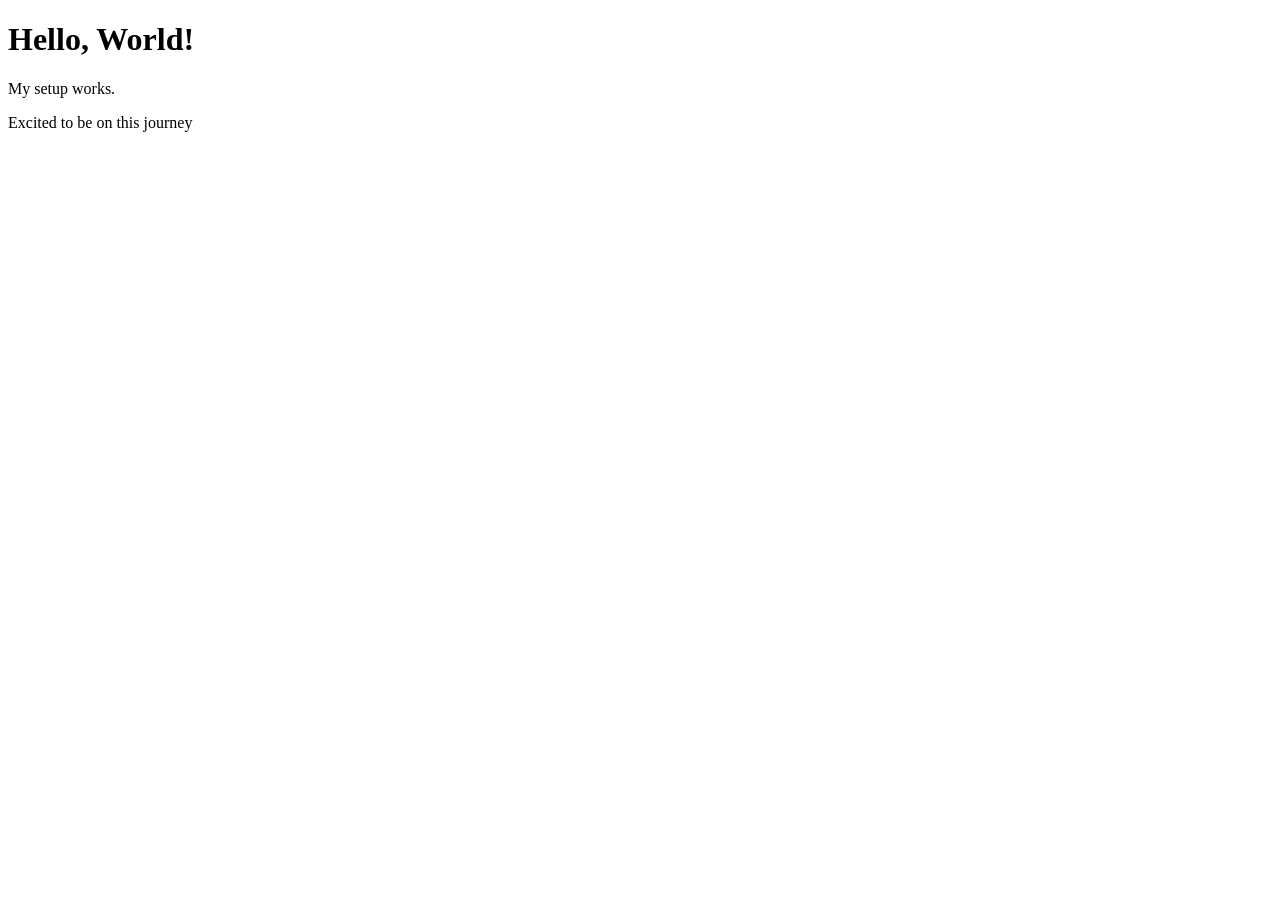
<file: practice/index.html>
<!DOCTYPE html>
<html lang="en">
      <head>
         <meta charset="UTF-8" />
      <title>Setup Test</title>
  </head>
  <body>
      <h1>Hello, World!</h1>
      <p>My setup works.</p>
      <p>Excited to be on this journey</p>
  </body>
</html>
</file>
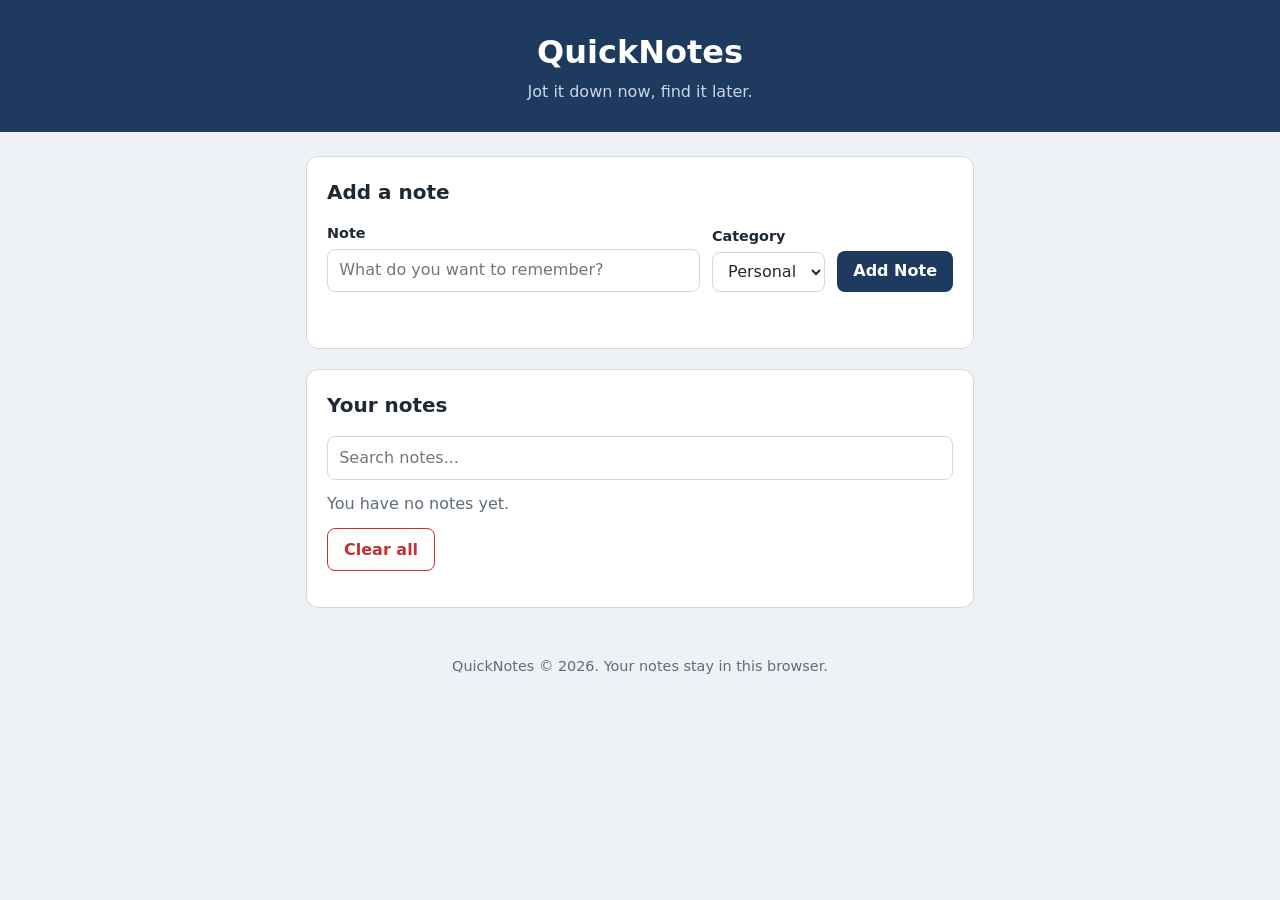
<file: quicknotes-app/index.html>
<!DOCTYPE html>
<html lang="en">
<head>
  <meta charset="UTF-8">
  <meta name="viewport" content="width=device-width, initial-scale=1">
  <title>QuickNotes</title>
  <link rel="stylesheet" href="style.css">
  <script src="script.js" defer></script>
</head>
<body>
  <header>
    <h1>QuickNotes</h1>
    <p class="tagline">Jot it down now, find it later.</p>
  </header>

  <main>
    <section class="card" aria-labelledby="add-heading">
      <h2 id="add-heading">Add a note</h2>
      <form id="note-form">
        <div class="field field-text">
          <label for="note-input">Note</label>
          <input type="text" id="note-input" placeholder="What do you want to remember?" autocomplete="off">
        </div>
        <div class="field">
          <label for="note-category">Category</label>
          <select id="note-category">
            <option value="Personal">Personal</option>
            <option value="Work">Work</option>
            <option value="Study">Study</option>
          </select>
        </div>
        <button type="submit" class="btn-primary">Add Note</button>
      </form>
      <p id="error-message" role="alert"></p>
    </section>

    <section class="card" aria-labelledby="notes-heading">
      <h2 id="notes-heading">Your notes</h2>
      <label for="search-input" class="visually-hidden">Search notes</label>
      <input type="search" id="search-input" placeholder="Search notes..." autocomplete="off">
      <p id="note-count"></p>
      <button type="button" id="clear-all-btn" class="btn-danger">Clear all</button>
      <ul id="notes-list"></ul>
    </section>
  </main>

  <footer>
    <p>QuickNotes &copy; 2026. Your notes stay in this browser.</p>
  </footer>
</body>
</html>
</file>
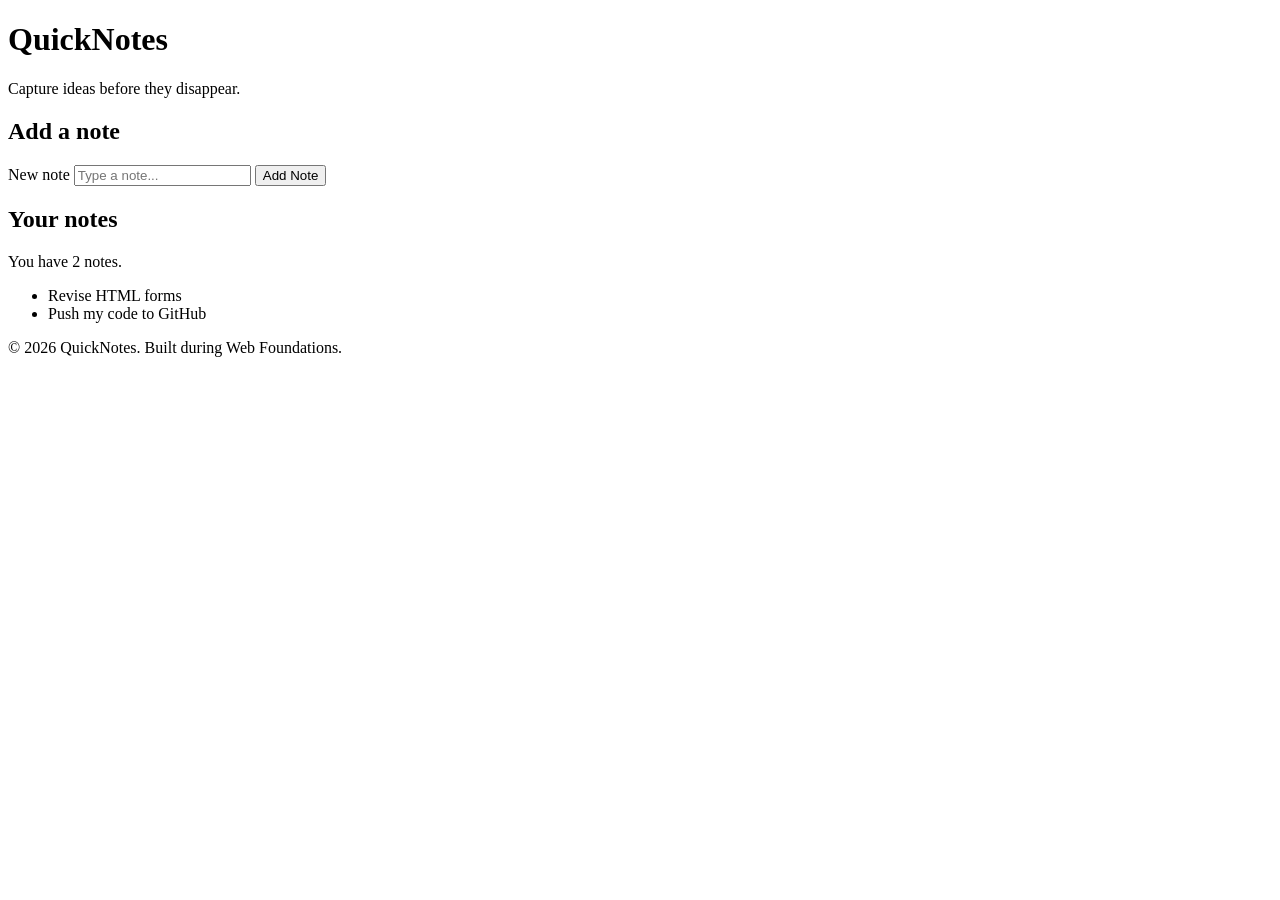
<file: practice/quicknotes-day1/index.html>
<!DOCTYPE html>
<html lang="en">
  <head>
    <meta charset="UTF-8" />
    <meta name="viewport" content="width=device-width, initial-scale=1.0" />
    <title>QuickNotes</title>
  </head>
  <body>
    <header>
      <h1>QuickNotes</h1>
      <p>Capture ideas before they disappear.</p>
    </header>
 
    <main>
      <section>
        <h2>Add a note</h2>
        <form id="note-form">
          <label for="note-input">New note</label>
          <input type="text" id="note-input" placeholder="Type a note..." />
          <button type="submit">Add Note</button>
        </form>
      </section>
 
      <section>
        <h2>Your notes</h2>
        <p id="note-count">You have 2 notes.</p>
        <ul id="notes-list">
          <li>Revise HTML forms</li>
          <li>Push my code to GitHub</li>
        </ul>
      </section>
    </main>
 
    <footer>
      <p>&copy; 2026 QuickNotes. Built during Web Foundations.</p>
    </footer>
  </body>
</html>
</file>
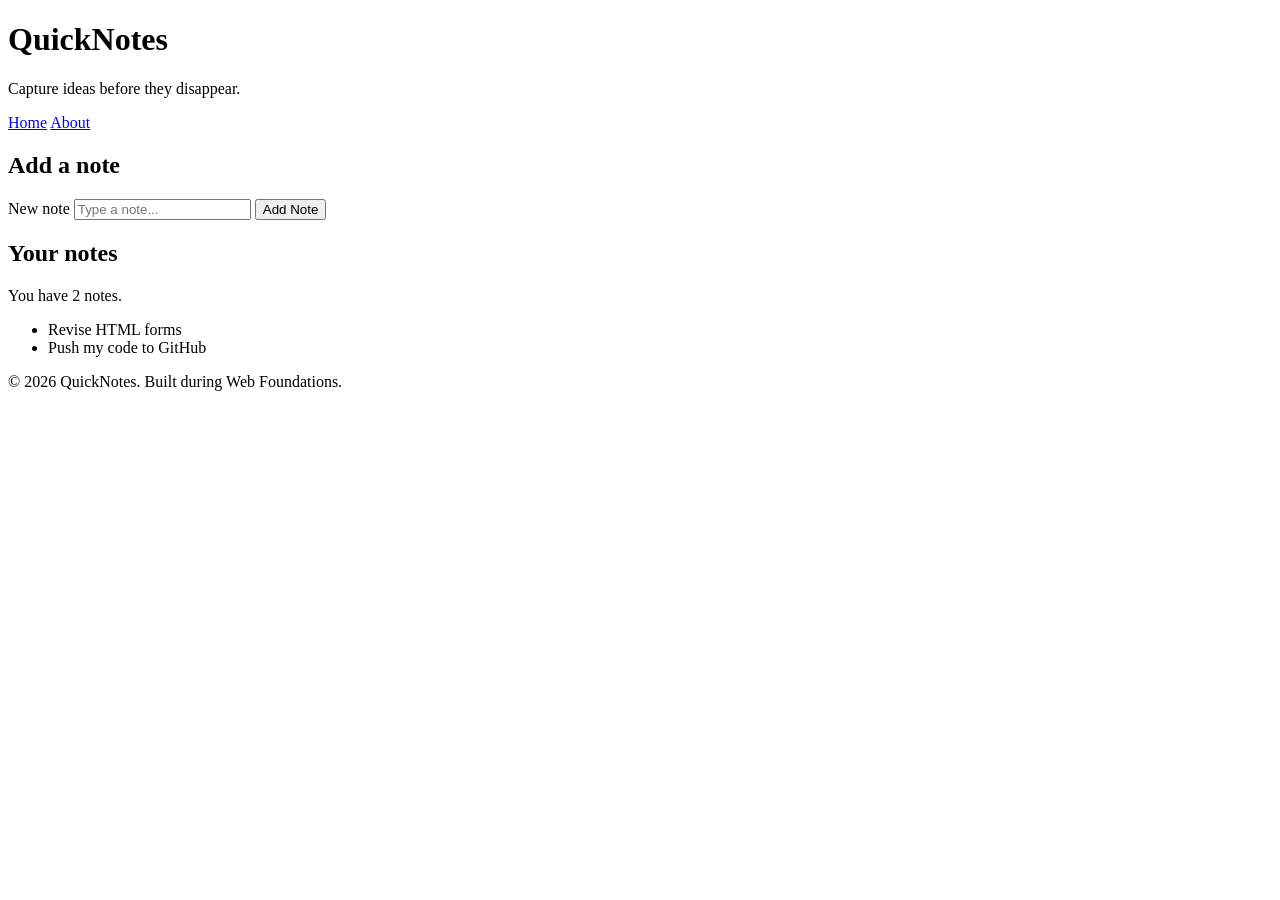
<file: web-foundations-days/day1/index.html>
<!doctype html>
<html lang="en">
  <head>
    <meta charset="UTF-8" />
    <meta name="viewport" content="width=device-width, initial-scale=1.0" />
    <title>QuickNotes</title>
  </head>
  <body>
    <header>
      <h1>QuickNotes</h1>
      <p>Capture ideas before they disappear.</p>
      <nav>
        <a href="index.html">Home</a>
        <a href="about.html">About</a>
      </nav>
    </header>

    <main>
      <section>
        <h2>Add a note</h2>
        <form id="note-form">
          <label for="note-input">New note</label>
          <input type="text" id="note-input" placeholder="Type a note..." />
          <button type="submit">Add Note</button>
        </form>
      </section>

      <section>
        <h2>Your notes</h2>
        <p id="note-count">You have 2 notes.</p>
        <ul id="notes-list">
          <li>Revise HTML forms</li>
          <li>Push my code to GitHub</li>
        </ul>
      </section>
    </main>

    <footer>
      <p>&copy; 2026 QuickNotes. Built during Web Foundations.</p>
    </footer>
  </body>
</html>
</file>
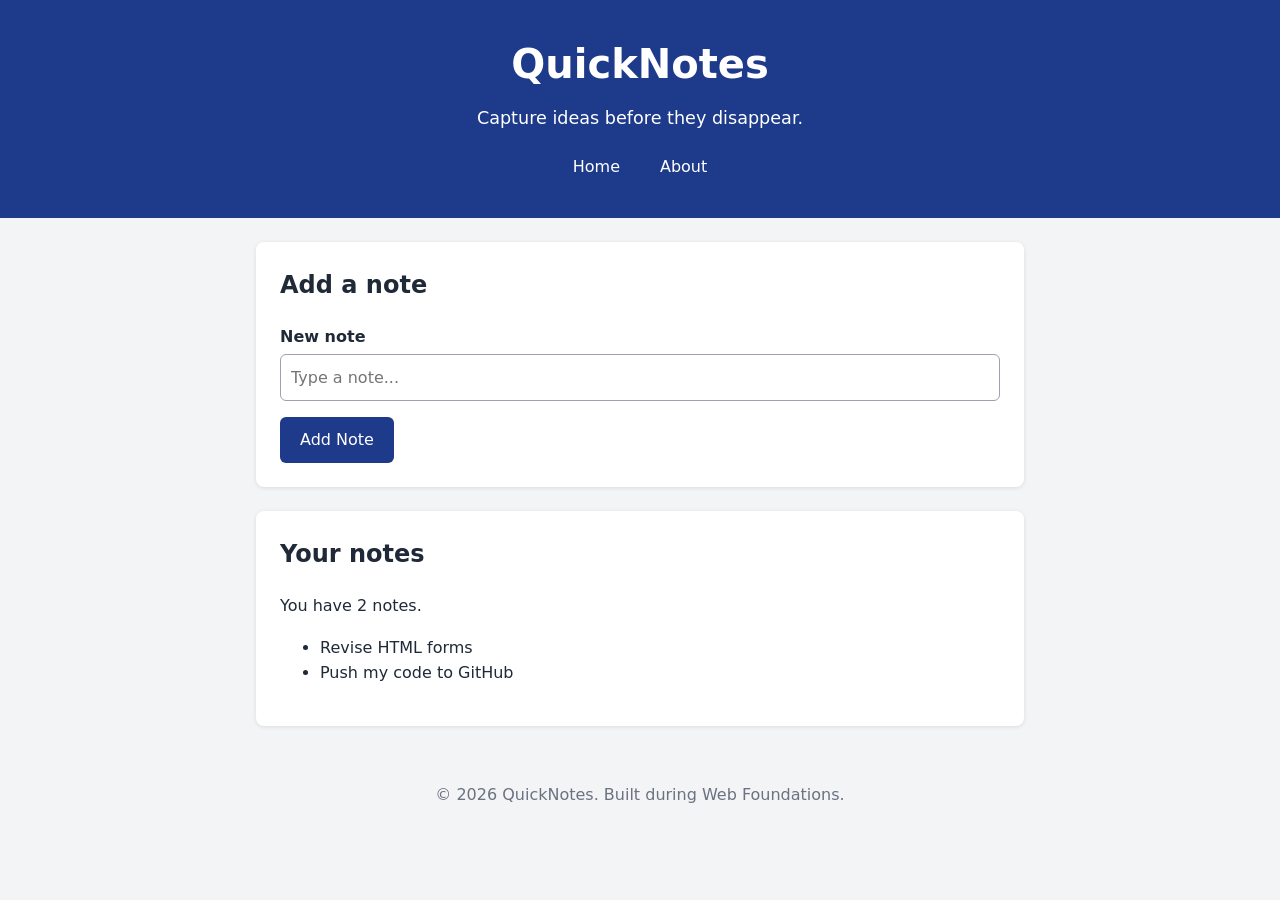
<file: web-foundations-days/day2/index.html>
<!doctype html>
<html lang="en">
  <head>
    <meta charset="UTF-8" />
    <meta name="viewport" content="width=device-width, initial-scale=1.0" />
    <link rel="stylesheet" href="style.css" />
    <title>QuickNotes</title>
  </head>
  <body>
    <header>
      <h1>QuickNotes</h1>
      <p>Capture ideas before they disappear.</p>
      <nav>
        <a href="index.html">Home</a>
        <a href="about.html">About</a>
      </nav>
    </header>

    <main>
      <section>
        <h2>Add a note</h2>
        <form id="note-form">
          <label for="note-input">New note</label>
          <input type="text" id="note-input" placeholder="Type a note..." />
          <button type="submit">Add Note</button>
        </form>
      </section>

      <section>
        <h2>Your notes</h2>
        <p id="note-count">You have 2 notes.</p>
        <ul id="notes-list">
          <li>Revise HTML forms</li>
          <li>Push my code to GitHub</li>
        </ul>
      </section>
    </main>

    <footer>
      <p>&copy; 2026 QuickNotes. Built during Web Foundations.</p>
    </footer>
  </body>
</html>
</file>
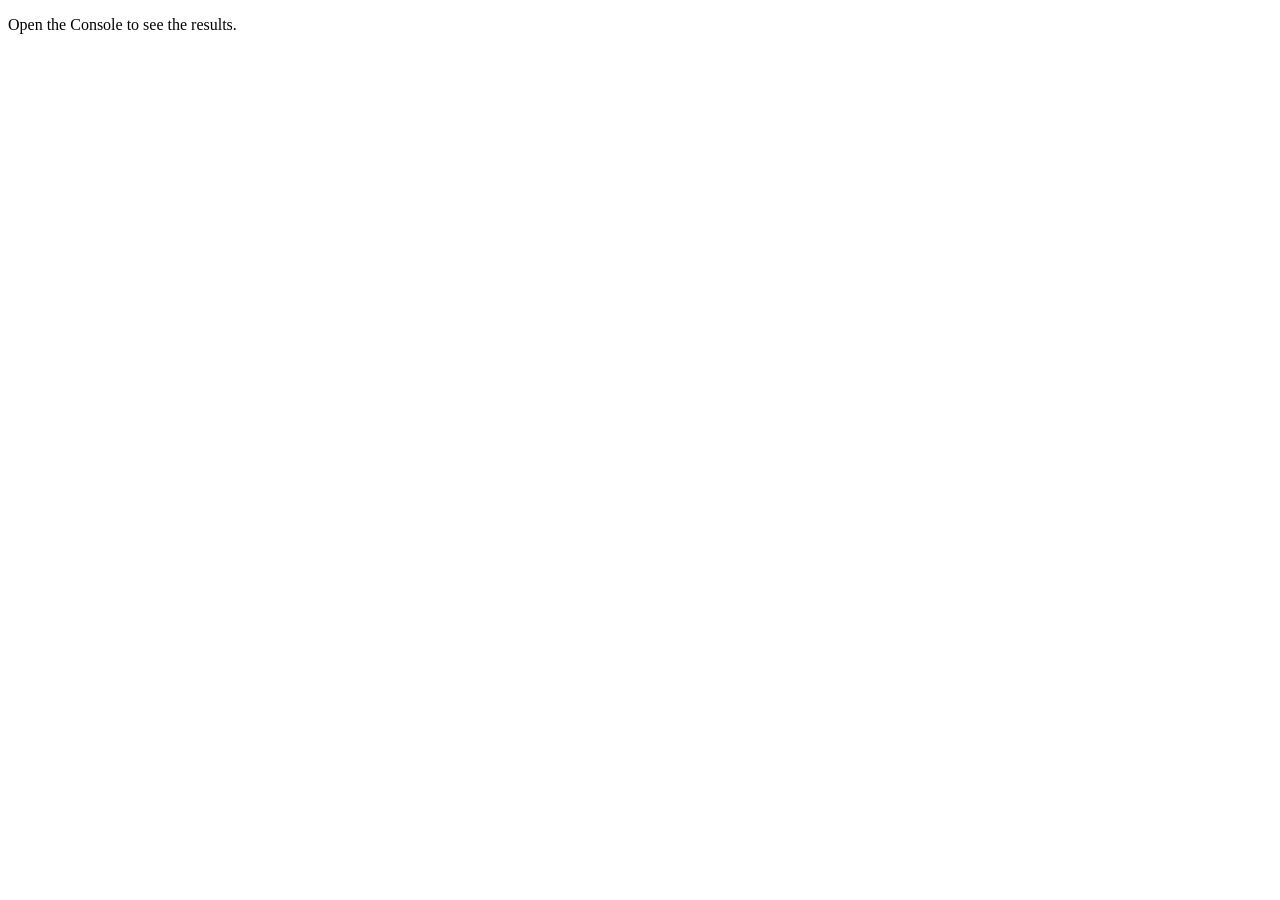
<file: web-foundations-days/day3/index.html>
<!doctype html>
<html lang="en">
  <head>
    <meta charset="UTF-8" />
    <meta name="viewport" content="width=device-width, initial-scale=1.0" />
    <title>Notes Toolkit</title>
     <script src="script.js" defer></script>
  </head>
  <body>
    <p>Open the Console to see the results.</p>
  </body>
</html>
</file>
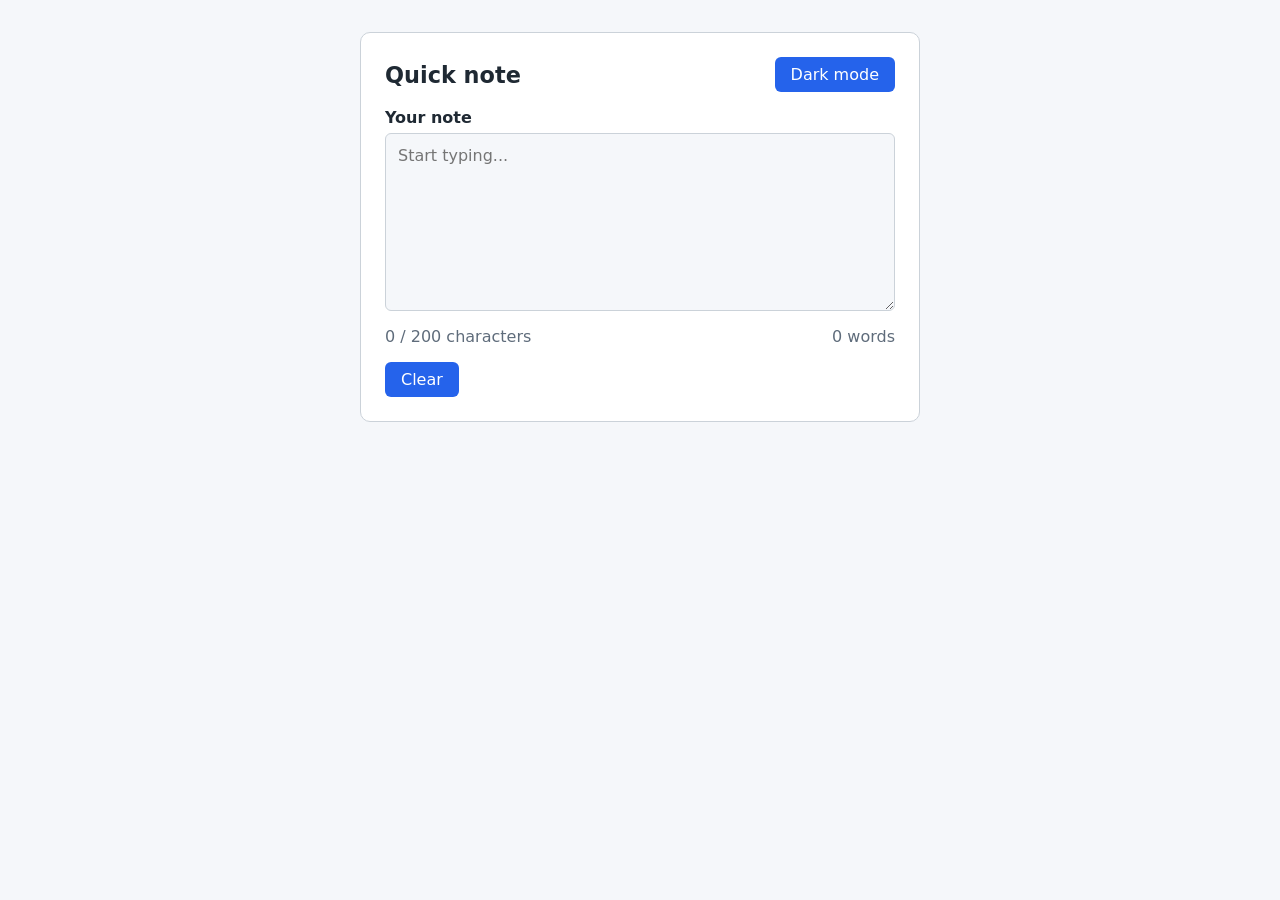
<file: web-foundations-days/day4/index.html>
<!DOCTYPE html>
<html lang="en">
<head>
  <meta charset="UTF-8">
  <meta name="viewport" content="width=device-width, initial-scale=1">
  <title>Note Counter</title>
  <link rel="stylesheet" href="style.css">
  <script src="script.js" defer></script>
</head>
<body>
  <main class="card">
    <header class="top">
      <h1>Quick note</h1>
      <button id="theme-toggle" type="button">Dark mode</button>
    </header>

    <label for="note-text">Your note</label>
    <textarea id="note-text" rows="8" placeholder="Start typing..."></textarea>

    <div class="stats">
      <p id="char-count">0 / 200 characters</p>
      <p id="word-count">0 words</p>
    </div>

    <button id="clear-btn" type="button">Clear</button>
  </main>
</body>
</html>
</file>
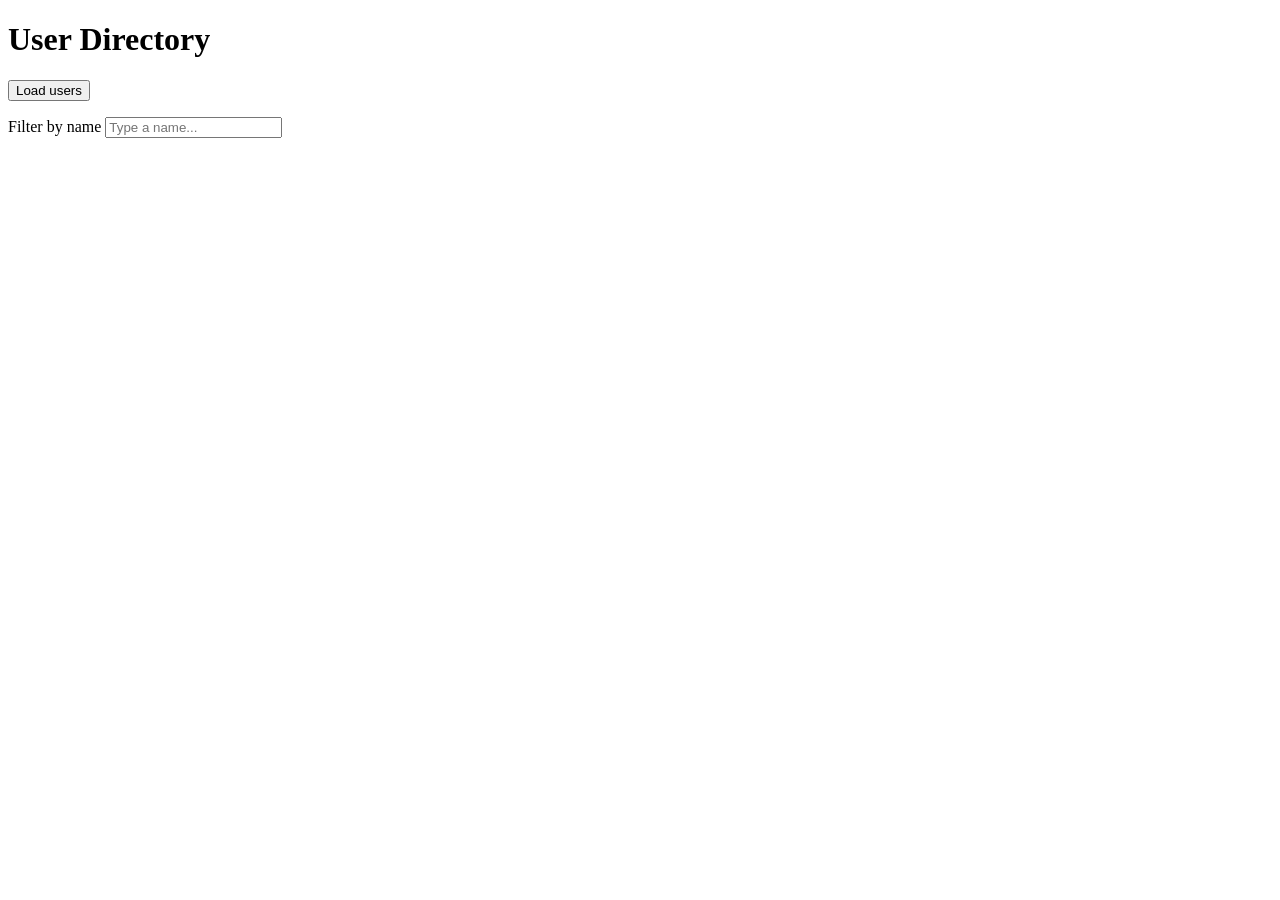
<file: web-foundations-days/day5/index.html>
<!DOCTYPE html>
<html lang="en">
<head>
  <meta charset="UTF-8">
  <meta name="viewport" content="width=device-width, initial-scale=1">
  <title>User Directory</title>
  <script src="users.js" defer></script>
</head>
<body>
  <h1>User Directory</h1>

  <button id="load-users" type="button">Load users</button>

  <p>
    <label for="filter-input">Filter by name</label>
    <input type="text" id="filter-input" placeholder="Type a name..." autocomplete="off">
  </p>

  <p id="status"></p>

  <ul id="users-list"></ul>
</body>
</html>
</file>
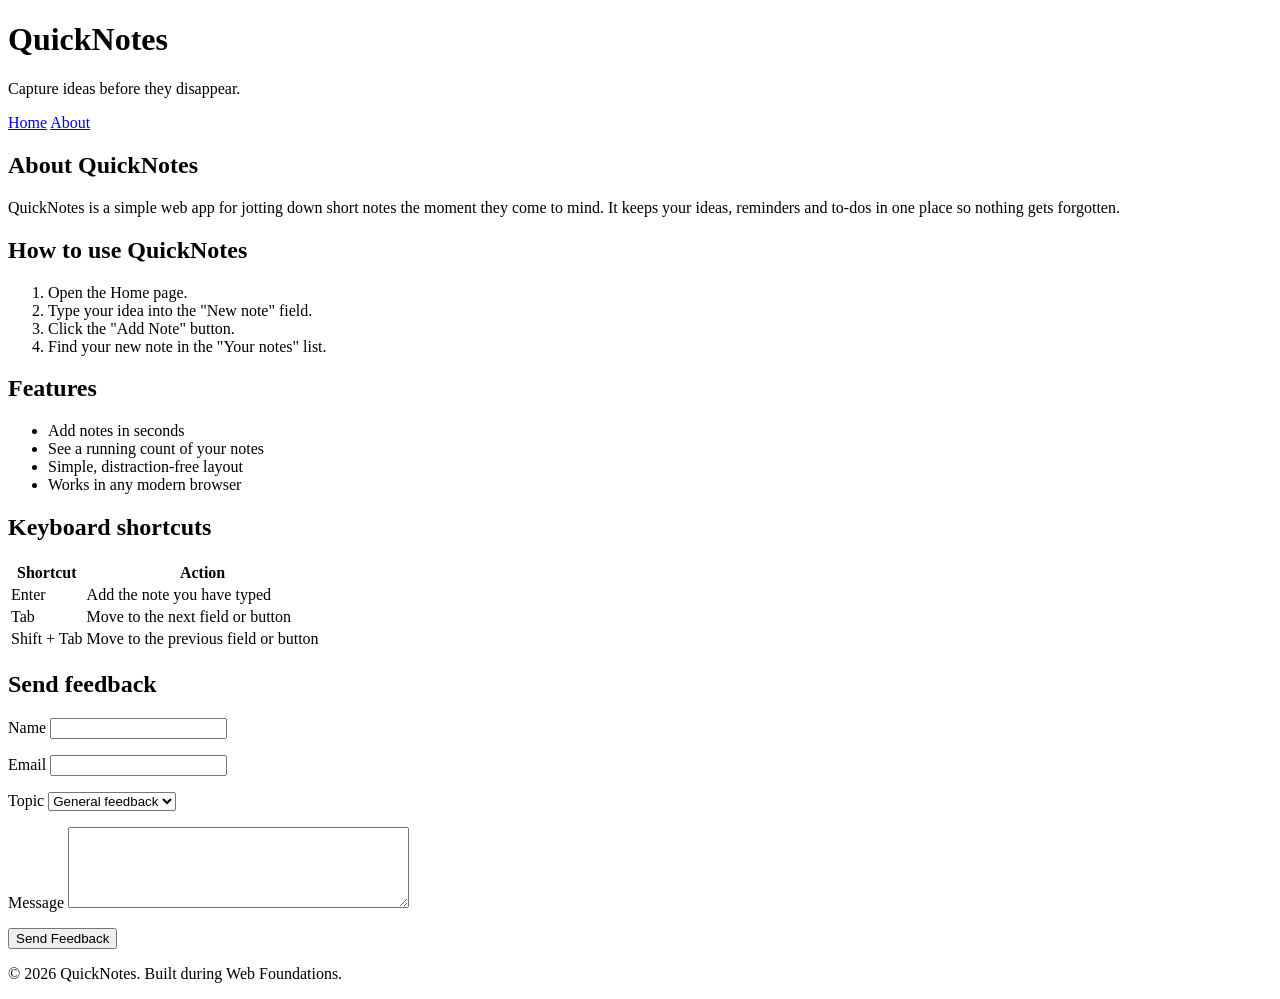
<file: web-foundations-days/day1/about.html>
<!DOCTYPE html>
<html lang="en">
  <head>
    <meta charset="UTF-8" />
    <meta name="viewport" content="width=device-width, initial-scale=1.0" />
    <title>About QuickNotes</title>
  </head>
  <body>
    <header>
      <h1>QuickNotes</h1>
      <p>Capture ideas before they disappear.</p>
      <nav>
        <a href="index.html">Home</a>
        <a href="about.html">About</a>
      </nav>
    </header>

    <main>
      <h2>About QuickNotes</h2>
      <p>
        QuickNotes is a simple web app for jotting down short notes the moment
        they come to mind. It keeps your ideas, reminders and to-dos in one
        place so nothing gets forgotten.
      </p>

      <section>
        <h2>How to use QuickNotes</h2>
        <ol>
          <li>Open the Home page.</li>
          <li>Type your idea into the "New note" field.</li>
          <li>Click the "Add Note" button.</li>
          <li>Find your new note in the "Your notes" list.</li>
        </ol>
      </section>

      <section>
        <h2>Features</h2>
        <ul>
          <li>Add notes in seconds</li>
          <li>See a running count of your notes</li>
          <li>Simple, distraction-free layout</li>
          <li>Works in any modern browser</li>
        </ul>
      </section>

      <section>
        <h2>Keyboard shortcuts</h2>
        <table>
          <thead>
            <tr>
              <th>Shortcut</th>
              <th>Action</th>
            </tr>
          </thead>
          <tbody>
            <tr>
              <td>Enter</td>
              <td>Add the note you have typed</td>
            </tr>
            <tr>
              <td>Tab</td>
              <td>Move to the next field or button</td>
            </tr>
            <tr>
              <td>Shift + Tab</td>
              <td>Move to the previous field or button</td>
            </tr>
          </tbody>
        </table>
      </section>

      <section>
        <h2>Send feedback</h2>
        <form id="feedback-form">
          <p>
            <label for="name">Name</label>
            <input type="text" id="name" name="name" required />
          </p>
          <p>
            <label for="email">Email</label>
            <input type="email" id="email" name="email" required />
          </p>
          <p>
            <label for="topic">Topic</label>
            <select id="topic" name="topic">
              <option value="general">General feedback</option>
              <option value="bug">Report a bug</option>
              <option value="feature">Request a feature</option>
            </select>
          </p>
          <p>
            <label for="message">Message</label>
            <textarea id="message" name="message" rows="5" cols="40" required></textarea>
          </p>
          <button type="submit">Send Feedback</button>
        </form>
      </section>
    </main>

    <footer>
      <p>&copy; 2026 QuickNotes. Built during Web Foundations.</p>
    </footer>
  </body>
</html>
</file>
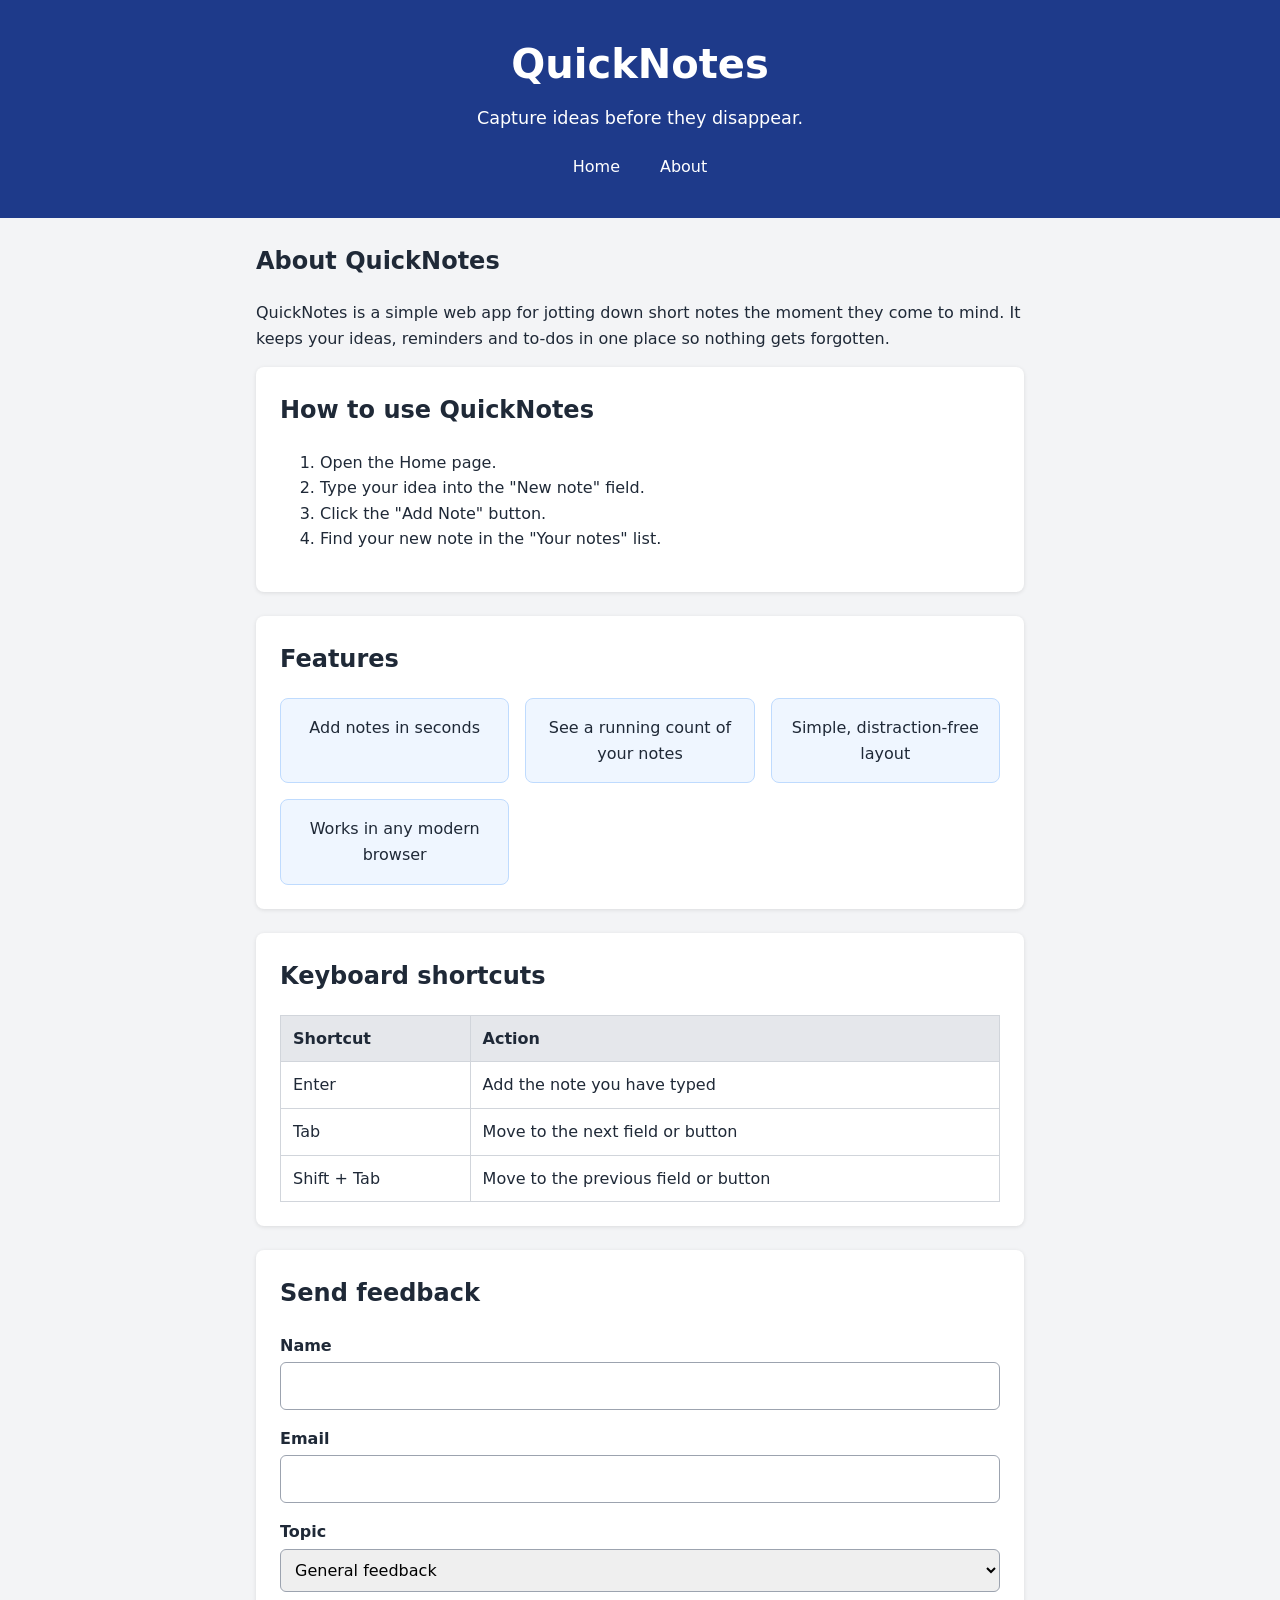
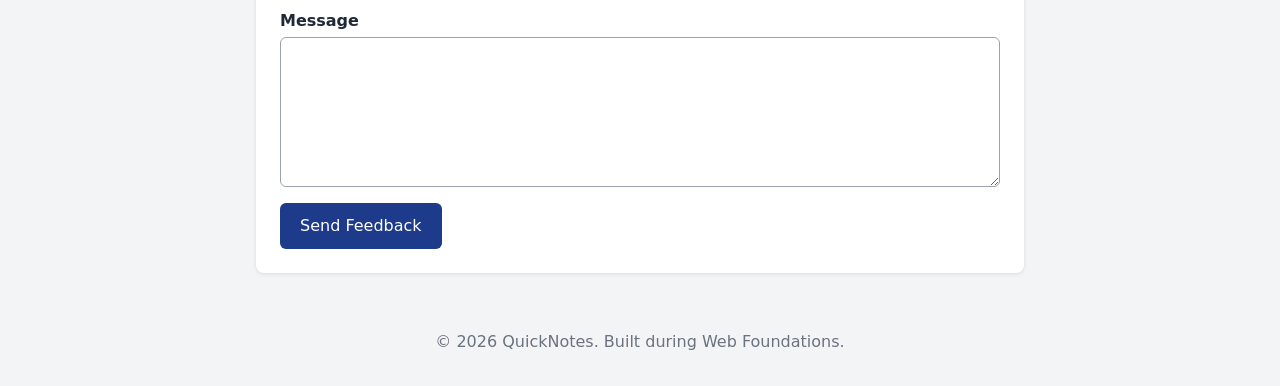
<file: web-foundations-days/day2/about.html>
<!DOCTYPE html>
<html lang="en">
  <head>
    <meta charset="UTF-8" />
    <meta name="viewport" content="width=device-width, initial-scale=1.0" />
    <link rel="stylesheet" href="style.css" />
    <title>About QuickNotes</title>
  </head>
  <body>
    <header>
      <h1>QuickNotes</h1>
      <p>Capture ideas before they disappear.</p>
      <nav>
        <a href="index.html">Home</a>
        <a href="about.html">About</a>
      </nav>
    </header>

    <main>
      <h2>About QuickNotes</h2>
      <p>
        QuickNotes is a simple web app for jotting down short notes the moment
        they come to mind. It keeps your ideas, reminders and to-dos in one
        place so nothing gets forgotten.
      </p>

      <section>
        <h2>How to use QuickNotes</h2>
        <ol>
          <li>Open the Home page.</li>
          <li>Type your idea into the "New note" field.</li>
          <li>Click the "Add Note" button.</li>
          <li>Find your new note in the "Your notes" list.</li>
        </ol>
      </section>

      <section>
        <h2>Features</h2>
        <ul class="features">
          <li>Add notes in seconds</li>
          <li>See a running count of your notes</li>
          <li>Simple, distraction-free layout</li>
          <li>Works in any modern browser</li>
        </ul>
      </section>

      <section>
        <h2>Keyboard shortcuts</h2>
        <table>
          <thead>
            <tr>
              <th>Shortcut</th>
              <th>Action</th>
            </tr>
          </thead>
          <tbody>
            <tr>
              <td>Enter</td>
              <td>Add the note you have typed</td>
            </tr>
            <tr>
              <td>Tab</td>
              <td>Move to the next field or button</td>
            </tr>
            <tr>
              <td>Shift + Tab</td>
              <td>Move to the previous field or button</td>
            </tr>
          </tbody>
        </table>
      </section>

      <section>
        <h2>Send feedback</h2>
        <form id="feedback-form">
          <p>
            <label for="name">Name</label>
            <input type="text" id="name" name="name" required/>
          </p>
          <p>
            <label for="email">Email</label>
            <input type="email" id="email" name="email" required />
          </p>
          <p>
            <label for="topic">Topic</label>
            <select id="topic" name="topic">
              <option value="general">General feedback</option>
              <option value="bug">Report a bug</option>
              <option value="feature">Request a feature</option>
            </select>
          </p>
          <p>
            <label for="message">Message</label>
            <textarea id="message" name="message" rows="5" cols="40" required></textarea>
          </p>
          <button type="submit">Send Feedback</button>
        </form>
      </section>
    </main>

    <footer>
      <p>&copy; 2026 QuickNotes. Built during Web Foundations.</p>
    </footer>
  </body>
</html>
</file>
<file: quicknotes-app/style.css>
* {
  box-sizing: border-box;
}

:root {
  --teal: #0f8b8d;
  --dark-red: #8b1e2d;
  --blue: #2b6cb0;
  --header-bg: #1f3a5f;
  --page-bg: #eef1f5;
  --text: #1f2933;
  --muted: #5f6c7b;
  --border: #d3d9e0;
}

body {
  margin: 0;
  font-family: system-ui, -apple-system, "Segoe UI", Roboto, sans-serif;
  line-height: 1.5;
  color: var(--text);
  background: var(--page-bg);
}

header {
  background: var(--header-bg);
  color: #fff;
  text-align: center;
  padding: 1.75rem 1rem;
}

header h1 {
  margin: 0;
  font-size: 2rem;
}

.tagline {
  margin: 0.25rem 0 0;
  color: #c9d6e8;
}

main {
  max-width: 700px;
  margin: 1.5rem auto;
  padding: 0 1rem;
}

footer {
  text-align: center;
  padding: 1.5rem 1rem;
  color: var(--muted);
  font-size: 0.9rem;
}

footer p {
  margin: 0;
}

.card {
  background: #fff;
  border: 1px solid var(--border);
  border-radius: 12px;
  padding: 1.25rem;
  margin-bottom: 1.25rem;
}

.card h2 {
  margin: 0 0 1rem;
  font-size: 1.25rem;
}

/* Form */
#note-form {
  display: flex;
  gap: 0.75rem;
  align-items: flex-end;
}

.field {
  display: flex;
  flex-direction: column;
  gap: 0.25rem;
}

.field-text {
  flex: 1;
}

label {
  font-weight: 600;
  font-size: 0.9rem;
}

input,
select {
  padding: 0.55rem 0.7rem;
  border: 1px solid var(--border);
  border-radius: 8px;
  font: inherit;
  background: #fff;
  color: inherit;
}

input:focus-visible,
select:focus-visible,
button:focus-visible {
  outline: 2px solid var(--blue);
  outline-offset: 2px;
}

button {
  padding: 0.55rem 1rem;
  border: none;
  border-radius: 8px;
  font: inherit;
  font-weight: 600;
  cursor: pointer;
  transition: background 0.15s;
}

.btn-primary {
  background: var(--header-bg);
  color: #fff;
}

.btn-primary:hover {
  background: #2c5282;
}

#error-message {
  color: #c53030;
  margin: 0.75rem 0 0;
  min-height: 1.5em;
}

/* Search and count */
#search-input {
  width: 100%;
}

#note-count {
  color: var(--muted);
  margin: 0.75rem 0;
}

.visually-hidden {
  position: absolute;
  width: 1px;
  height: 1px;
  overflow: hidden;
  clip: rect(0 0 0 0);
  white-space: nowrap;
}

.btn-danger {
  background: #fff;
  color: #c53030;
  border: 1px solid #c53030;
  margin-bottom: 1rem;
}

.btn-danger:hover {
  background: #c53030;
  color: #fff;
}

/* Notes */
.btn-danger {
  background: #fff;
  color: #c53030;
  border: 1px solid #c53030;
  margin-bottom: 1rem;
}

.btn-danger:hover {
  background: #c53030;
  color: #fff;
}
#notes-list {
  list-style: none;
  margin: 0;
  padding: 0;
}

.note {
  padding: 0.9rem 1rem;
  margin-bottom: 0.75rem;
  border: 1px solid var(--border);
  border-left-width: 6px;
  border-radius: 8px;
  background: #fafbfc;
}

.note-text {
  margin: 0 0 0.5rem;
  overflow-wrap: anywhere;
}

.note-footer {
  display: flex;
  justify-content: space-between;
  align-items: center;
  gap: 0.75rem;
  flex-wrap: wrap;
}

.note-meta {
  display: flex;
  align-items: center;
  gap: 0.6rem;
  font-size: 0.8rem;
  color: var(--muted);
}

.note-category-label {
  padding: 0.1rem 0.5rem;
  border-radius: 999px;
  background: #e8ecf1;
  font-weight: 600;
}

.delete-btn {
  background: #fff;
  color: #c53030;
  border: 1px solid #c53030;
  padding: 0.3rem 0.7rem;
  font-size: 0.85rem;
}

.delete-btn:hover {
  background: #c53030;
  color: #fff;
}

.no-results {
  color: var(--muted);
  font-style: italic;
}

/* Category colours */
.category-personal { border-left-color: var(--teal); }
.category-work { border-left-color: var(--dark-red); }
.category-study { border-left-color: var(--blue); }

.category-personal .note-category-label { color: var(--teal); }
.category-work .note-category-label { color: var(--dark-red); }
.category-study .note-category-label { color: var(--blue); }

/* Small screens */
@media (max-width: 600px) {
  #note-form {
    flex-direction: column;
    align-items: stretch;
  }

  header h1 {
    font-size: 1.6rem;
  }

  .note-footer {
    flex-direction: column;
    align-items: flex-start;
  }
}
</file>
<file: web-foundations-days/day2/style.css>
/* Reset */
*,
*::before,
*::after {
  box-sizing: border-box;
}

/* Base */
body {
  margin: 0;
  font-family: system-ui, -apple-system, "Segoe UI", Roboto, Arial, sans-serif;
  line-height: 1.6;
  color: #1f2937;
  background-color: #f3f4f6;
}

/* Header */
header {
  background-color: #1e3a8a;
  color: #ffffff;
  text-align: center;
  padding: 32px 16px;
}

header h1 {
  margin: 0 0 8px;
  font-size: 2.5rem;
}

header p {
  margin: 0 0 16px;
  font-size: 1.1rem;
}

/* Navigation */
nav {
  display: flex;
  justify-content: center;
  gap: 16px;
}

nav a {
  color: #ffffff;
  text-decoration: none;
  padding: 6px 12px;
  border-radius: 6px;
  transition: background-color 0.2s ease, color 0.2s ease;
}

nav a:hover,
nav a:focus {
  background-color: #ffffff;
  color: #1e3a8a;
}

/* Main and section cards */
main {
  max-width: 800px;
  margin: 24px auto;
  padding: 0 16px;
}

section {
  background-color: #ffffff;
  padding: 24px;
  margin-bottom: 24px;
  border-radius: 8px;
  box-shadow: 0 1px 4px rgba(0, 0, 0, 0.1);
}

h2 {
  margin-top: 0;
}

/* Features grid */
.features {
  list-style: none;
  margin: 0;
  padding: 0;
  display: grid;
  grid-template-columns: repeat(auto-fit, minmax(180px, 1fr));
  gap: 16px;
}

.features li {
  background-color: #eff6ff;
  border: 1px solid #bfdbfe;
  border-radius: 8px;
  padding: 16px;
  text-align: center;
}

/* Table */
table {
  width: 100%;
  border-collapse: collapse;
}

th,
td {
  border: 1px solid #d1d5db;
  padding: 10px 12px;
  text-align: left;
}

th {
  background-color: #e5e7eb;
}

/* Forms */
form label {
  display: block;
  margin-bottom: 4px;
  font-weight: 600;
}

form input,
form select,
form textarea {
  display: block;
  width: 100%;
  padding: 10px;
  font: inherit;
  border: 1px solid #9ca3af;
  border-radius: 6px;
}

form input:focus,
form select:focus,
form textarea:focus {
  outline: 2px solid #1e3a8a;
  border-color: #1e3a8a;
}

form p {
  margin: 0 0 16px;
}

#note-form input {
  margin-bottom: 16px;
}

/* Buttons */
button {
  background-color: #1e3a8a;
  color: #ffffff;
  border: none;
  border-radius: 6px;
  padding: 10px 20px;
  font: inherit;
  cursor: pointer;
  transition: background-color 0.2s ease, transform 0.2s ease;
}

button:hover {
  background-color: #2563eb;
  transform: translateY(-2px);
}

/* Footer */
footer {
  text-align: center;
  padding: 16px;
  color: #6b7280;
}

/* Small screens */
@media (max-width: 600px) {
  header {
    padding: 16px 8px;
  }

  header h1 {
    font-size: 1.6rem;
  }

  header p {
    font-size: 0.95rem;
  }

  section {
    padding: 16px;
  }
}
</file>
<file: web-foundations-days/day4/style.css>
:root {
  --bg: #f5f7fa;
  --card: #ffffff;
  --text: #1f2933;
  --muted: #5f6c7b;
  --border: #cbd2d9;
  --accent: #2563eb;
  --accent-text: #ffffff;
  --warning: #e67700;
  --over: #d92d20;
}

body.dark {
  --bg: #121820;
  --card: #1c2430;
  --text: #e6ebf1;
  --muted: #9aa7b6;
  --border: #374151;
  --accent: #6ea8ff;
  --accent-text: #0b1220;
  --warning: #ffa94d;
  --over: #ff6b6b;
}

* { box-sizing: border-box; }

body {
  margin: 0;
  min-height: 100vh;
  display: flex;
  justify-content: center;
  align-items: flex-start;
  padding: 2rem 1rem;
  background: var(--bg);
  color: var(--text);
  font-family: system-ui, -apple-system, "Segoe UI", sans-serif;
  transition: background 0.2s, color 0.2s;
}

.card {
  width: 100%;
  max-width: 560px;
  background: var(--card);
  border: 1px solid var(--border);
  border-radius: 10px;
  padding: 1.5rem;
}

.top {
  display: flex;
  justify-content: space-between;
  align-items: center;
  margin-bottom: 1rem;
}

h1 { margin: 0; font-size: 1.4rem; }

label { display: block; margin-bottom: 0.4rem; font-weight: 600; }

textarea {
  width: 100%;
  padding: 0.75rem;
  background: var(--bg);
  color: var(--text);
  border: 1px solid var(--border);
  border-radius: 6px;
  font: inherit;
  resize: vertical;
}

textarea:focus-visible,
button:focus-visible {
  outline: 2px solid var(--accent);
  outline-offset: 2px;
}

.stats {
  display: flex;
  justify-content: space-between;
  margin: 0.75rem 0 1rem;
}

.stats p { margin: 0; color: var(--muted); }

button {
  padding: 0.5rem 1rem;
  background: var(--accent);
  color: var(--accent-text);
  border: none;
  border-radius: 6px;
  font: inherit;
  cursor: pointer;
}

button:hover { opacity: 0.9; }

#char-count.warning { color: var(--warning); }
#char-count.over { color: var(--over); font-weight: bold; }
</file>
